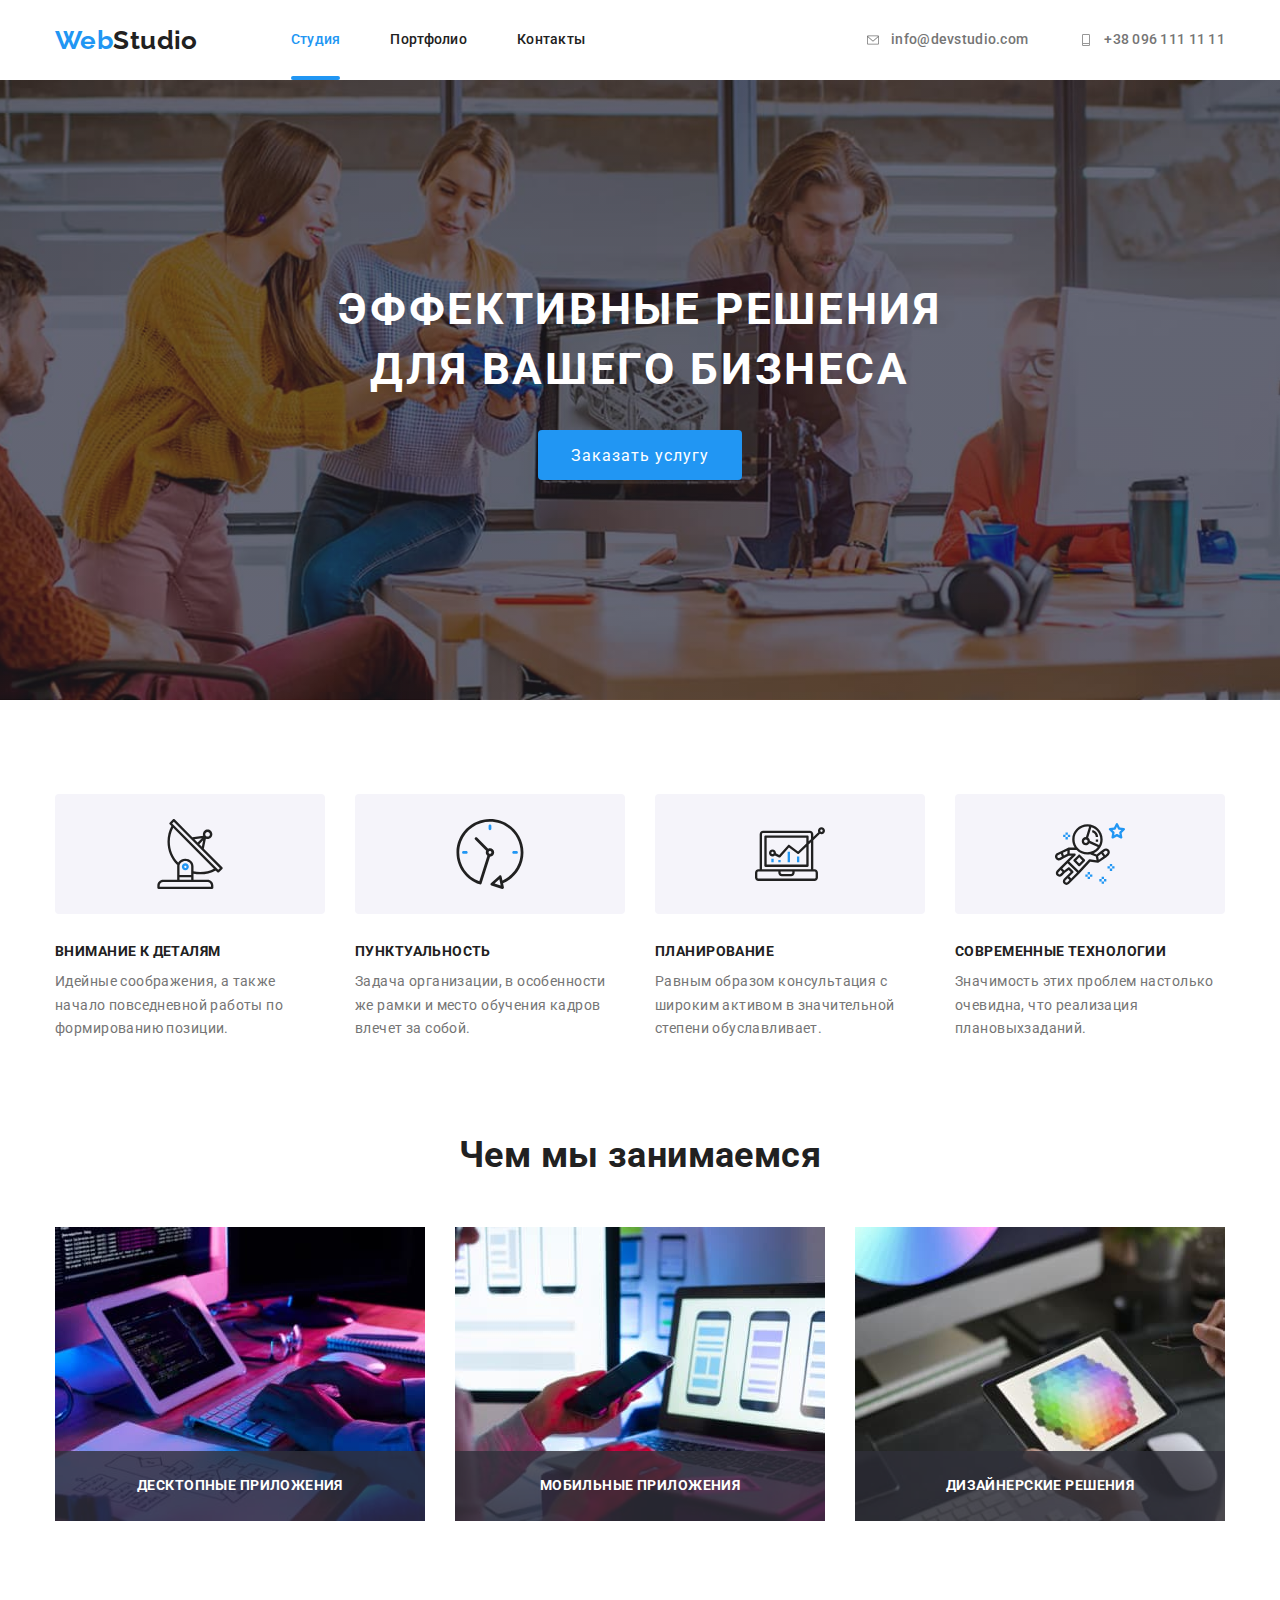
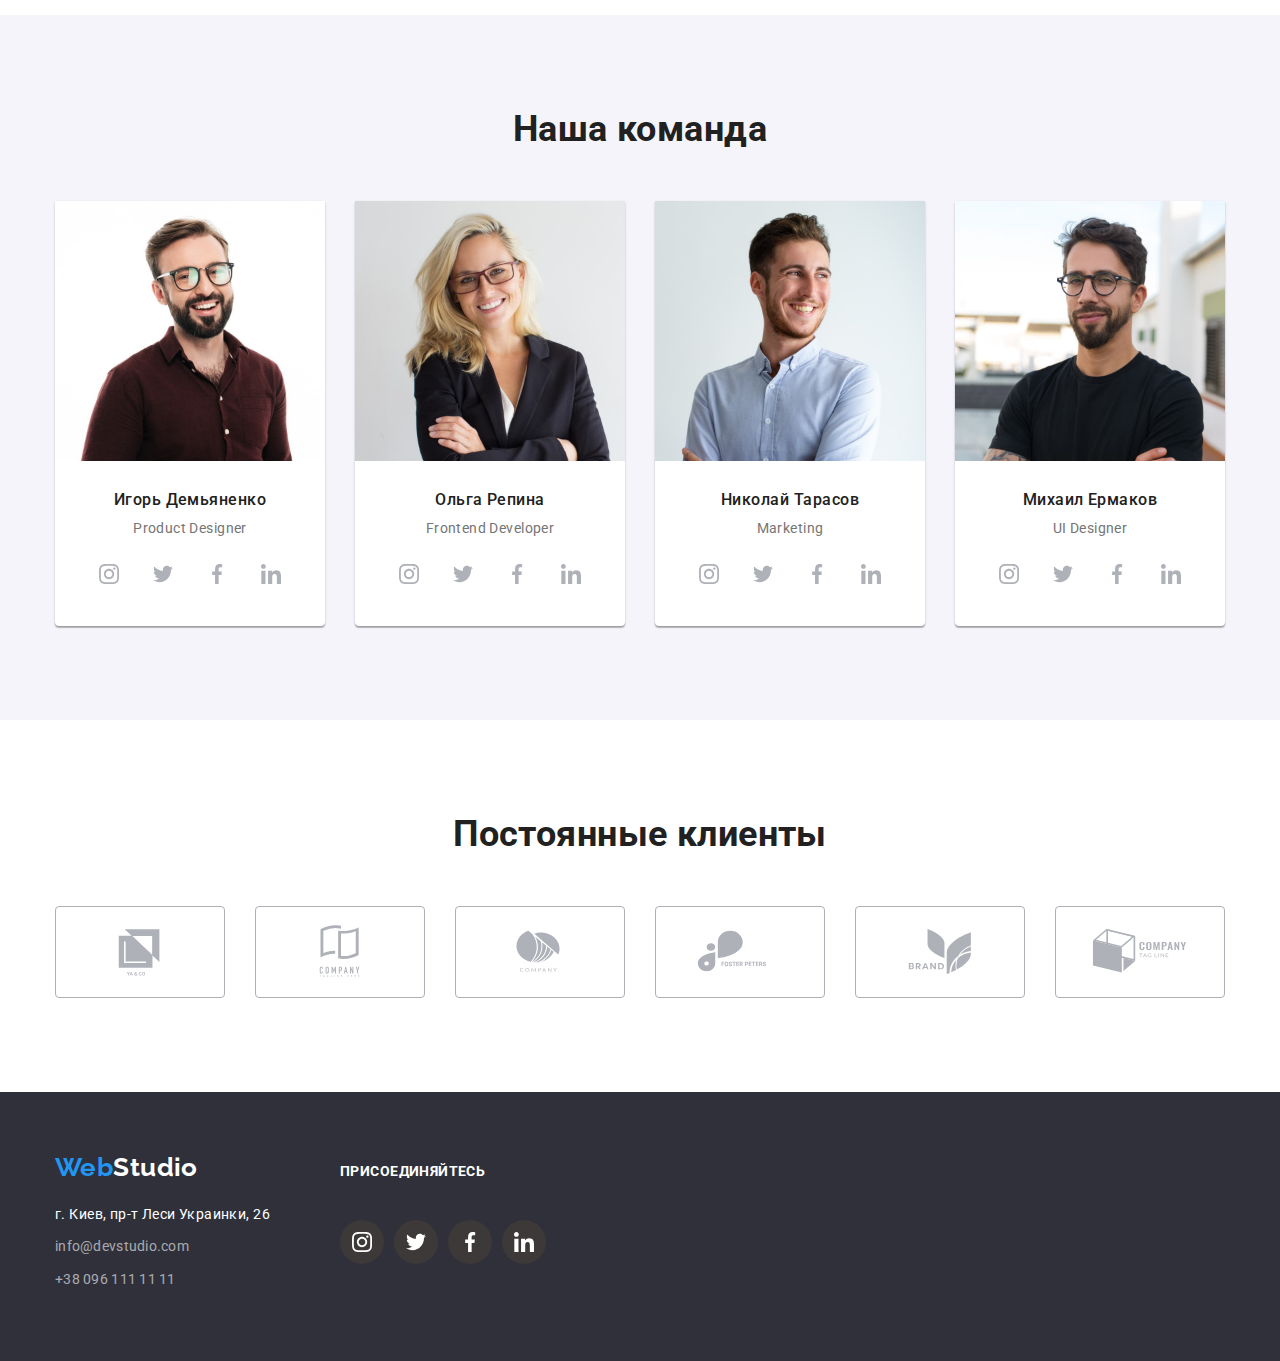
<file: index.html>
<!DOCTYPE html>
<html lang="ru">
<head>
    <meta charset="UTF-8">
    <meta http-equiv="X-UA-Compatible" content="IE=edge">
    <meta name="viewport" content="width=device-width, initial-scale=1.0">
    <title>WebStudio</title>
    <link href="https://fonts.googleapis.com/css2?family=Raleway:wght@700&family=Roboto:wght@400;500;700;900&display=swap" rel="stylesheet">
    <link rel="stylesheet" href="https://cdnjs.cloudflare.com/ajax/libs/modern-normalize/1.1.0/modern-normalize.min.css">
    <link rel="stylesheet" href="css/style.css">
</head>
<body>
    <header class="header">
        <div class="container">
        <nav class="header-nav main">
            <a class="logo link" href="./index.html">
                <span class="accent">Web</span>Studio</a>
    
            <ul class="nav-list list">
                <li class="header-item"><a class="nav-link link current" href="./index.html">Студия</a></li>
                <li class="header-item"><a class="nav-link link" href="./portfolio.html">Портфолио</a></li>
                <li class="header-item"><a class="nav-link link" href="">Контакты</a></li>
            </ul>
        </nav>
        
        <ul class="contacts-list list">
            <li class="header-item">
                <a class="contact-link link" href="mailto:info@devstudio.com">
                     <svg class="header-icon" width="16" height="12">
                        <use href="./images/icons.svg#icon-email-1"></use>
                    </svg>
                    info@devstudio.com</a></li>
            <li class="header-item">
                <a class="contact-link link" href="tel:+380961111111">
                     <svg class="header-icon" width="16" height="12">
                        <use href="./images/icons.svg#icon-mobile-2" ></use>
                    </svg>
                    +38 096 111 11 11</a></li>
        </ul>
        </div>

    
    </header>
    <main>

        <section class="section hero">
            <div class="container">
            <h1 class="hero-title">Эффективные решения для вашего бизнеса
            </h1>
            <button class="button" type="button" data-modal-open>Заказать услугу</button>
        </div>
        </section>

    <section class="section about">
        <div class="container">
        <h2 class="section-title visually-hidden">наши приоритеты</h2>

        <ul class="about-list list">
            <li class="about-item" >
                <div class="about-soc-list">
                    <svg class="about-soc-icon" width="70" height="70">
                        <use href="./images/icons.svg#icon-antenna-1"></use>
                    </svg>

                </div>
                
                
                <h3 class="about-subtitle">Внимание к деталям</h3>
                <p class="about-description">Идейные соображения, а также начало повседневной работы по формированию позиции.</p>
            </li>
            <li class="about-item">
                <div class="about-soc-list">
                    <svg class="about-soc-icon" width="70" height="70">
                        <use href="./images/icons.svg#icon-clock-2"></use>
                    </svg>

                </div>

                <h3 class="about-subtitle">Пунктуальность</h3>
                <p class="about-description">Задача организации, в особенности же рамки и место обучения кадров влечет за собой.</p>
            </li>
            <li class="about-item">
                <div class="about-soc-list">
                    <svg class="about-soc-icon" width="70" height="70">
                        <use href="./images/icons.svg#icon-diagram-3"></use>
                    </svg>

                </div>
                <h3 class="about-subtitle">Планирование</h3>
                <p class="about-description">Равным образом консультация с широким активом в значительной степени обуславливает.</p>
            </li>
            <li class="about-item">
                <div class="about-soc-list">
                    <svg class="about-soc-icon" width="70" height="70">
                        <use href="./images/icons.svg#icon-astronaut-4"></use>
                    </svg>

                </div>
                <h3 class="about-subtitle">Современные технологии</h3>
                <p class="about-description">Значимость этих проблем настолько очевидна, что реализация плановыхзаданий.</p>
            </li>
        </ul>
    </div>
    </section>
    <section class="section work">
        <div class="container">
        <h2 class="section-title">Чем мы занимаемся</h2>
        <ul class="work-list list">
            <div class="work-fon">
            <li class="work-item">
                <img src="./images/box1computer.jpg" alt="компьютер" width="370" />
                <p class="work-text">Десктопные приложения</p>
            </li>
       
            <li class="work-item">
                <img src="./images/box2phone.jpg" alt="телефон" width="370" />
                <p class="work-text">Мобильные приложения</p>
            </li>
            <li class="work-item">
                <img src="./images/box3planchet.jpg" alt="планшет" width="370" />
                <p class="work-text">Дизайнерские решения</p>
            </li>
        </div>
        </ul>
    </div>
    </section>
    <section class="section team">
        <div class="container">
        <h2 class="section-title">Наша команда</h2>
        <ul class="team-list list">
            <li class="team-item">
                <img src="./images/man1.jpg" alt="мужчина1" width="270" />
                <div class="thumb">
                <h3 class="team-subtitle">Игорь Демьяненко</h3>
                <p class="team- description">Product Designer</p>
                <ul class="team-soc-list list">
                    <li class="team-soc-item">
                        <a href="" class="team-soc-link">
                            <svg class="team-soc-icon" width="20" height="20">
                                <use href="./images/icons.svg#icon-instagram-1"></use>
                            </svg>
                        </a>
                    </li>
                    <li class="team-soc-item">
                        <a href="" class="team-soc-link">
                            <svg class="team-soc-icon" width="20" height="20">
                                <use href="./images/icons.svg#icon-twitter-2"></use>
                            </svg>
                        </a>
                    </li>
                    <li class="team-soc-item">
                        <a href="" class="team-soc-link">
                            <svg class="team-soc-icon" width="20" height="20">
                                <use href="./images/icons.svg#icon-facebook-3"></use>  
                            </svg>                           
                        </a>
                    </li>
                    <li class="team-soc-item">
                        <a href="" class="team-soc-link">
                            <svg class="team-soc-icon" width="20" height="20">
                                <use href="./images/icons.svg#icon-linkedin-4"></use>
                            </svg>
                        </a>
                    </li>
                </ul>
                </div>
            </li>
            <li class="team-item">
                <img src="./images/woman2.jpg" alt="женщина2" width="270" />
                <div class="thumb">
                <h3 class="team-subtitle">Ольга Репина</h3>
                <p class="team- description">Frontend Developer</p>
                <ul class="team-soc-list list">
                    <li class="team-soc-item">
                        <a href="" class="team-soc-link">
                            <svg class="team-soc-icon" width="20" height="20">
                                <use href="./images/icons.svg#icon-instagram-1"></use>
                            </svg>
                        </a>
                    </li>
                    <li class="team-soc-item">
                        <a href="" class="team-soc-link">
                            <svg class="team-soc-icon" width="20" height="20">
                                <use href="./images/icons.svg#icon-twitter-2"></use>
                            </svg>
                        </a>
                    </li>
                    <li class="team-soc-item">
                        <a href="" class="team-soc-link">
                            <svg class="team-soc-icon" width="20" height="20">
                                <use href="./images/icons.svg#icon-facebook-3"></use>  
                            </svg>                           
                        </a>
                    </li>
                    <li class="team-soc-item">
                        <a href="" class="team-soc-link">
                            <svg class="team-soc-icon" width="20" height="20">
                                <use href="./images/icons.svg#icon-linkedin-4"></use>
                            </svg>
                        </a>
                    </li>
                
                </ul>
            </div>
            </li>
            <li class="team-item">
                <img src="./images/man3.jpg" alt="мужчина3" width="270" />
                <div class="thumb">
                <h3 class="team-subtitle">Николай Тарасов</h3>
                <p class="team- description">Marketing</p>
                <ul class="team-soc-list list">
                    <li class="team-soc-item">
                        <a href="" class="team-soc-link">
                            <svg class="team-soc-icon" width="20" height="20">
                                <use href="./images/icons.svg#icon-instagram-1"></use>
                            </svg>
                        </a>
                    </li>
                    <li class="team-soc-item">
                        <a href="" class="team-soc-link">
                            <svg class="team-soc-icon" width="20" height="20">
                                <use href="./images/icons.svg#icon-twitter-2"></use>
                            </svg>
                        </a>
                    </li>
                    <li class="team-soc-item">
                        <a href="" class="team-soc-link">
                            <svg class="team-soc-icon" width="20" height="20">
                                <use href="./images/icons.svg#icon-facebook-3"></use>  
                            </svg>                           
                        </a>
                    </li>
                    <li class="team-soc-item">
                        <a href="" class="team-soc-link">
                            <svg class="team-soc-icon" width="20" height="20">
                                <use href="./images/icons.svg#icon-linkedin-4"></use>
                            </svg>
                        </a>
                    </li>
                </ul>
            </div>
            </li>
            <li class="team-item">
                <img src="./images/man4.jpg" alt="мужчина4" width="270" />
                <div class="thumb">
                <h3 class="team-subtitle">Михаил Ермаков</h3>
                <p class="team- description">UI Designer</p>
                <ul class="team-soc-list list">
                    <li class="team-soc-item">
                        <a href="" class="team-soc-link">
                            <svg class="team-soc-icon" width="20" height="20">
                                <use href="./images/icons.svg#icon-instagram-1"></use>
                            </svg>
                        </a>
                    </li>
                    <li class="team-soc-item">
                        <a href="" class="team-soc-link">
                            <svg class="team-soc-icon" width="20" height="20">
                                <use href="./images/icons.svg#icon-twitter-2"></use>
                            </svg>
                        </a>
                    </li>
                    <li class="team-soc-item">
                        <a href="" class="team-soc-link">
                            <svg class="team-soc-icon" width="20" height="20">
                                <use href="./images/icons.svg#icon-facebook-3"></use>  
                            </svg>                           
                        </a>
                    </li>
                    <li class="team-soc-item">
                        <a href="" class="team-soc-link">
                            <svg class="team-soc-icon" width="20" height="20">
                                <use href="./images/icons.svg#icon-linkedin-4"></use>
                            </svg>
                        </a>
                    </li>
                </ul>
            </div>
            </li>
        </ul>
    </div>
    </section>
    <section class="section customers">
        <div class="container">
         <h2 class="section-title">Постоянные клиенты</h2>
         <ul class="customers-list list">
             <li class="customers-list-item">
                 <a href="" class="customers-list-link">
                     <svg class="customers-list-icon" width="106" height="60">
                    <use href="./images/icons.svg#icon-group-1"></use> 
                    </svg> 
               </a>
             </li>
             <li class="customers-list-item">
                <a href="" class="customers-list-link">
                    <svg class="customers-list-icon" width="106" height="60">
                        <use href="./images/icons.svg#icon-group-2"></use> 
                        </svg> 
                   </a>
             </li>
             <li class="customers-list-item">
                <a href="" class="customers-list-link">
                    <svg class="customers-list-icon" width="106" height="60">
                        <use href="./images/icons.svg#icon-group-3"></use> 
                        </svg> 
                </a>
             </li>
             <li class="customers-list-item">
                <a href="" class="customers-list-link">
                    <svg class="customers-list-icon" width="106" height="60">
                        <use href="./images/icons.svg#icon-group-4"></use> 
                        </svg> 
                </a>
             </li>
             <li class="customers-list-item">
                <a href="" class="customers-list-link">
                    <svg class="customers-list-icon" width="106" height="60">
                        <use href="./images/icons.svg#icon-group-5"></use> 
                        </svg> 
                   </a>
             </li>
             <li class="customers-list-item">
                <a href="" class="customers-list-link">
                    <svg class="customers-list-icon" width="106" height="60">
                        <use href="./images/icons.svg#icon-group-6"></use> 
                        </svg> 
                </a>
             </li>
         </ul>
        </div>

    </section>
</main>
    <footer class="footer">
    
        <div class="footer-container">
            <div class="footer-flex">
        <a class="logo link" href="/">
            <span class="accent">Web</span>Studio</a>
        <ul class="footer-list list">
            <li class="adress-item">
                <a class="adress-link link" href="https://goo.gl/maps/D3uRbkzvZpGUqhTm6" target="_blank" rel="noopener noreferrer">г. Киев, пр-т Леси Украинки, 26</a>
            </li>
            <li class="adress-item">
                <a class="contact-link link list" href="mailto:info@devstudio.com">info@devstudio.com</a>
            </li>
            <li class="adress-item">
                <a class="contact-link link list" href="tel:+380961111111">+38 096 111 11 11</a>
            </li>
        </ul>
    </div>
    <div class="footer-soc">
        <h2 class="footer-title">присоединяйтесь</h2>
        <ul class="footer-soc-list list">
            <li class="footer-soc-item">
                <a href="" class="footer-soc-link">
                    <svg class="footer-soc-icon" width="20" height="20">
                        <use href="./images/icons.svg#icon-instagram-1"></use> 
                        </svg>
                    </a> 
            </li>
            <li class="footer-soc-item">
                <a href="" class="footer-soc-link">
                    <svg class="footer-soc-icon" width="20" height="20">
                        <use href="./images/icons.svg#icon-twitter-2"></use> 
                        </svg>
                    </a>
            </li>
            <li class="footer-soc-item">
                <a href="" class="footer-soc-link">
                    <svg class="footer-soc-icon" width="20" height="20">
                        <use href="./images/icons.svg#icon-facebook-3"></use> 
                        </svg>
                    </a>
            </li>
            <li class="footer-soc-item">
                <a href="" class="footer-soc-link">
                    <svg class="footer-soc-icon" width="20" height="20">
                        <use href="./images/icons.svg#icon-linkedin-4"></use> 
                        </svg>
                    </a>
            </li>
        </ul>
    
    </div>
</div>
    </footer>

<div class="backdrop is-hidden" data-modal>
    <div class="modal">
        <button type="button" class="modal-button-icon" data-modal-close>
            <svg class="icon-butt" width="11" height="11">
                <use href="./images/icons.svg#icon-vector"></use>
            </svg>
        </button>

    </div>
</div>
<script src="./js/modal.js"></script>

</body>
</html>
</file>
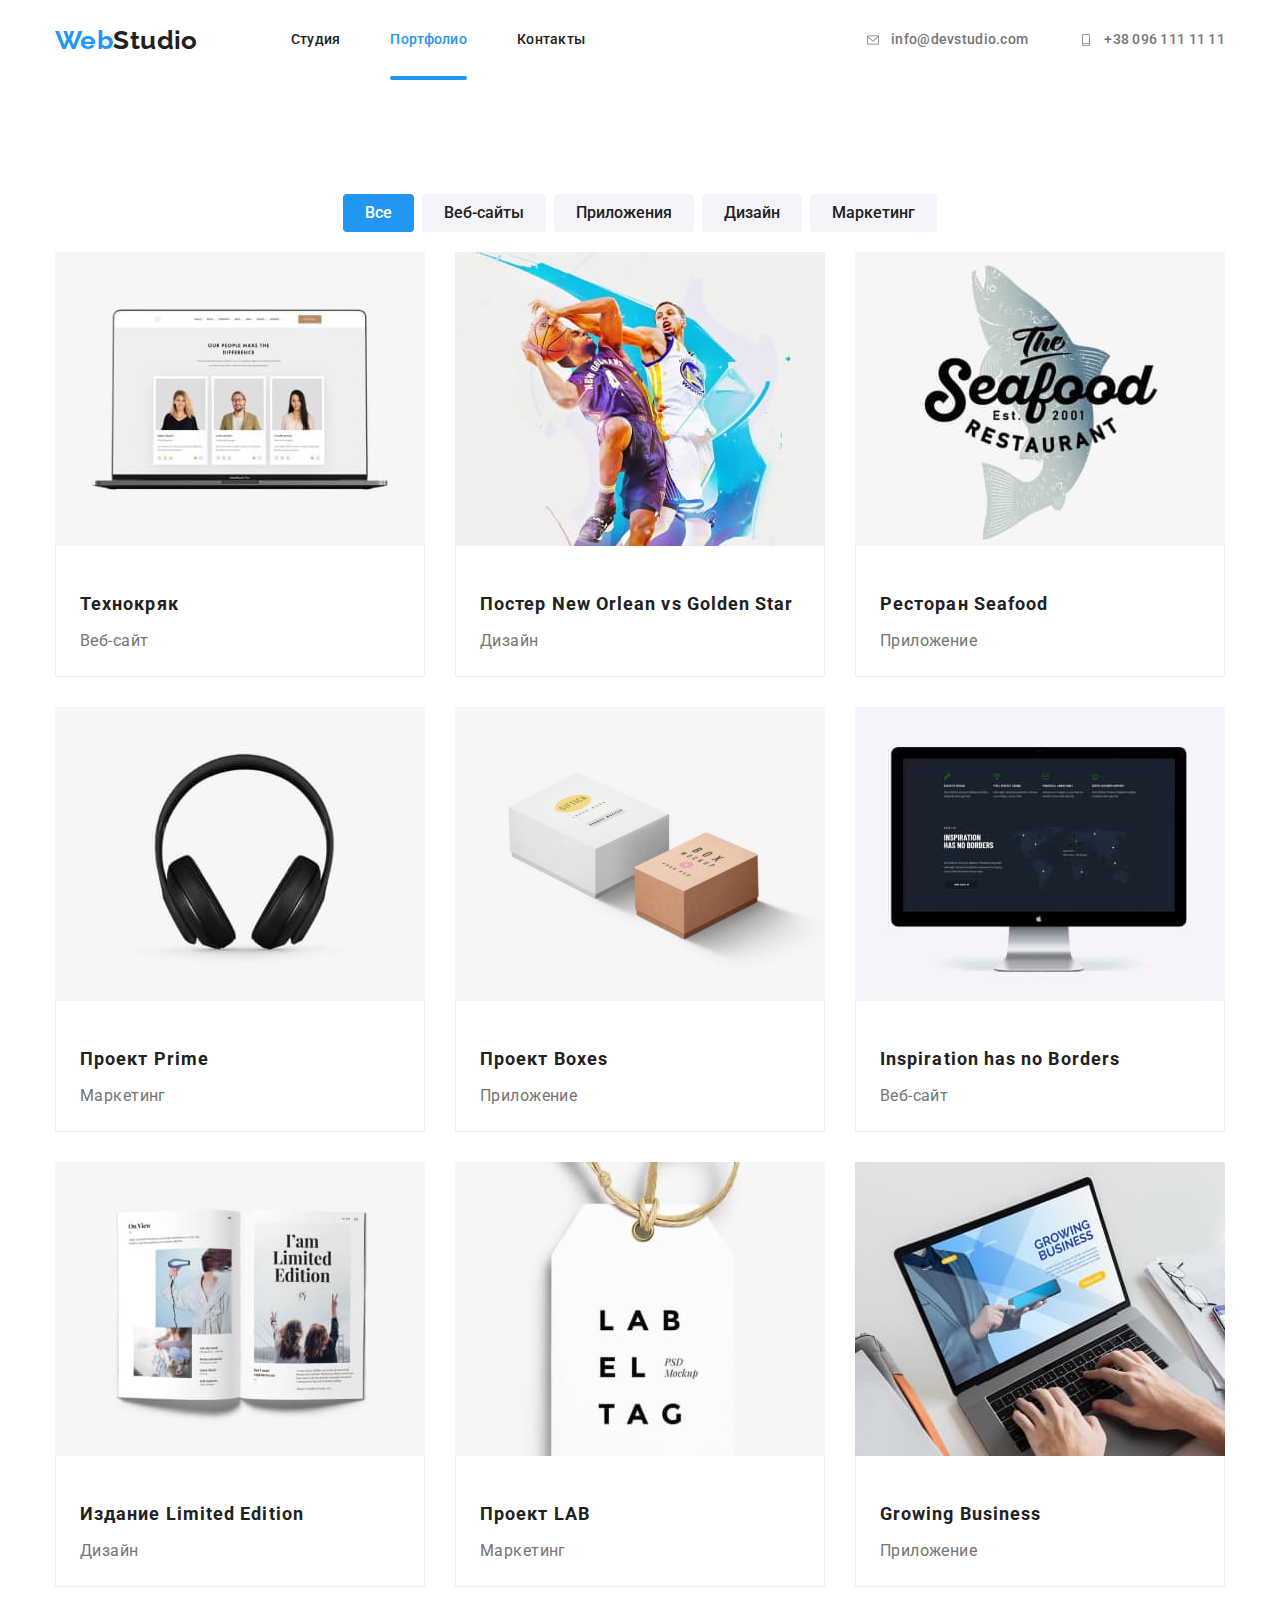
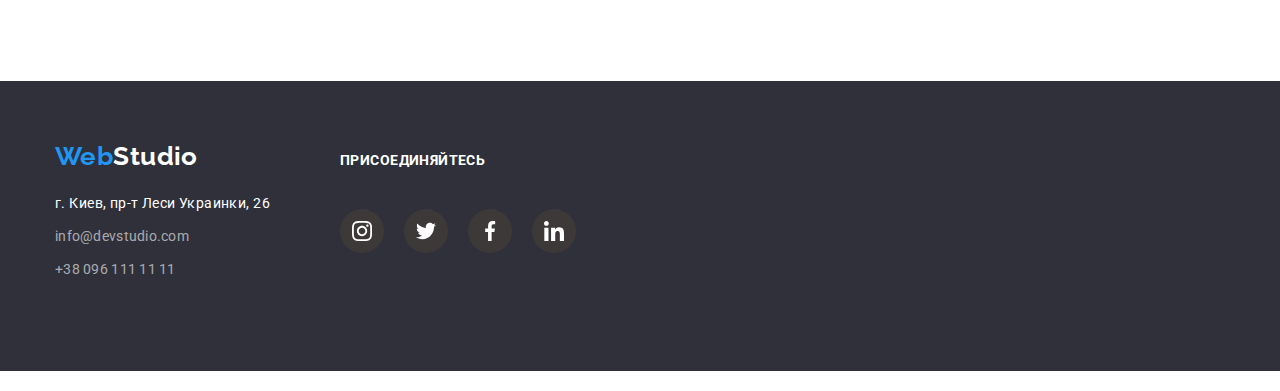
<file: portfolio.html>
<!DOCTYPE html>
<html lang="en">
<head>
    <meta charset="UTF-8">
    <meta http-equiv="X-UA-Compatible" content="IE=edge">
    <meta name="viewport" content="width=device-width, initial-scale=1.0">
    <title>portfolio</title>
    <link href="https://fonts.googleapis.com/css2?family=Raleway:wght@700&family=Roboto:wght@400;500;700;900&display=swap" rel="stylesheet">
    <link rel="stylesheet" href="https://cdnjs.cloudflare.com/ajax/libs/modern-normalize/1.1.0/modern-normalize.min.css">
    <link rel="stylesheet" href="css/style.css">
</head>
<body>
    <header class="header">
        <div class="container">
        <nav class="header-nav main">
            <a class="logo link" href="./index.html">
                <span class="accent">Web</span>Studio</a>
    
            <ul class="nav-list list">
                <li class="header-item"><a class="nav-link link" href="./index.html">Студия</a></li>
                <li class="header-item"><a class="nav-link link current" href="./portfolio.html">Портфолио</a></li>
                <li class="header-item"><a class="nav-link link" href="">Контакты</a></li>
            </ul>
        </nav>

       
        <ul class="contacts-list list">
            <li class="header-item">
                <a class="contact-link link" href="mailto:info@devstudio.com">
                     <svg class="header-icon" width="16" height="12">
                        <use href="./images/icons.svg#icon-email-1"></use>
                    </svg>
                    info@devstudio.com</a></li>
            <li class="header-item">
                <a class="contact-link link" href="tel:+380961111111">
                     <svg class="header-icon" width="16" height="12">
                        <use href="./images/icons.svg#icon-mobile-2" ></use>
                    </svg>
                    +38 096 111 11 11</a></li>
        </ul>
        </div> 
        
        </header>
        <main>
            <section class="section portfolio">
                <div class="container"> 
                <h1 class="visually-hidden">Портфолио</h1>
                <ul class="btn-list list">
                    <li class="portfolio-item"><button class="portfolio-btn current" type="button">Все</button></li>
                    <li class="portfolio-item"><button class="portfolio-btn" type="button">Веб-сайты</button></li>
                    <li class="portfolio-item"><button class="portfolio-btn" type="button">Приложения</button></li>
                    <li class="portfolio-item"><button class="portfolio-btn" type="button">Дизайн</button></li>
                    <li class="portfolio-item"><button class="portfolio-btn" type="button">Маркетинг</button></li>
                </ul>
                <ul class="card-list list">
                    <li class="card-item">
                        <a class="link" href="">
                            <div class="card-top">
                        <img src="./images/portfolio/portfolio-1.jpg" alt="Веб-сайт" width="370" /></a>
                        <p class="card-top-text">
                            Ресурс предлагает комплексные предложения с разным уровнем 
                            функционала и сервисов. 
                            Все это позволит посетителю получить исчерпывающие сведения <br />о компании или частном лице.
                        </p>
                    </div> 
                        <div class="thumbs">
                        <h2 class="card-title">Технокряк</h2>
                        <p class="card-desc">Веб-сайт</p>  
                    </div>    
                                    
                    </li>
                    <li class="card-item">
                        <div class="card-top">
                        <a class="link" href="">
                        <img src="./images/portfolio/portfolio-2.jpg" alt="Дизайн" width="370" /></a>
                        <p class="card-top-text">
                            Ресурс предлагает комплексные предложения с разным уровнем 
                            функционала и сервисов. 
                            Все это позволит посетителю получить исчерпывающие сведения <br />о компании или частном лице.
                        </p>
                    </div> 
                        <div class="thumbs">
                        <h2 class="card-title">Постер New Orlean vs Golden Star</h2>
                        <p class="card-desc">Дизайн</p>  
                    </div>

                    </li>
                    <li class="card-item">
                        <div class="card-top">
                        <a class="link" href="">
                        <img src="./images/portfolio/portfolio-3.jpg" alt="Приложение" width="370" /></a>
                        <p class="card-top-text">
                            Ресурс предлагает комплексные предложения с разным уровнем 
                            функционала и сервисов. 
                            Все это позволит посетителю получить исчерпывающие сведения <br />о компании или частном лице.
                        </p>
                    </div> 
                        <div class="thumbs">
                        <h2 class="card-title">Ресторан Seafood</h2>
                        <p class="card-desc">Приложение</p>  
                    </div>
                    </li>
                    <li class="card-item">
                        <div class="card-top">
                        <a class="link" href="">
                        <img src="./images/portfolio/portfolio-4.jpg" alt="Маркетинг" width="370" /></a>
                        <p class="card-top-text">
                            Ресурс предлагает комплексные предложения с разным уровнем 
                            функционала и сервисов. 
                            Все это позволит посетителю получить исчерпывающие сведения <br />о компании или частном лице.
                        </p>
                    </div> 
                        <div class="thumbs">
                        <h2 class="card-title">Проект Prime</h2>
                        <p class="card-desc">Маркетинг</p>  
                    </div>
                    </li>
                    <li class="card-item">
                        <div class="card-top">
                        <a class="link" href="">
                        <img src="./images/portfolio/portfolio-5.jpg" alt="Приложение" width="370" /></a>
                        <p class="card-top-text">
                            Ресурс предлагает комплексные предложения с разным уровнем 
                            функционала и сервисов. 
                            Все это позволит посетителю получить исчерпывающие сведения <br />о компании или частном лице.
                        </p>
                    </div> 
                        <div class="thumbs">
                        <h2 class="card-title">Проект Boxes</h2>
                        <p class="card-desc">Приложение</p>  
                    </div>
                    </li>
                    <li class="card-item">
                        <div class="card-top">
                        <a class="link" href="">
                        <img src="./images/portfolio/portfolio-6.jpg" alt="Веб-сайт" width="370" /></a>
                        <p class="card-top-text">
                            Ресурс предлагает комплексные предложения с разным уровнем 
                            функционала и сервисов. 
                            Все это позволит посетителю получить исчерпывающие сведения <br />о компании или частном лице.
                        </p>
                    </div> 
                        <div class="thumbs">
                        <h2 class="card-title">Inspiration has no Borders</h2>
                        <p class="card-desc">Веб-сайт</p>  
                    </div>
                    </li>
                    <li class="card-item">
                        <div class="card-top">
                        <a class="link" href="">
                        <img src="./images/portfolio/portfolio-7.jpg" alt="Дизайн" width="370" /></a>
                        <p class="card-top-text">
                            Ресурс предлагает комплексные предложения с разным уровнем 
                            функционала и сервисов. 
                            Все это позволит посетителю получить исчерпывающие сведения <br />о компании или частном лице.
                        </p>
                    </div> 
                        <div class="thumbs">
                        <h2 class="card-title">Издание Limited Edition</h2>
                        <p class="card-desc">Дизайн</p>  
                    </div>
                    </li>
                    <li class="card-item">
                        <div class="card-top">
                        <a class="link" href="">
                        <img src="./images/portfolio/portfolio-8.jpg" alt="Маркетинг" width="370" /></a>
                        <p class="card-top-text">
                            Ресурс предлагает комплексные предложения с разным уровнем 
                            функционала и сервисов. 
                            Все это позволит посетителю получить исчерпывающие сведения <br />о компании или частном лице.
                        </p>
                    </div> 
                        <div class="thumbs">
                        <h2 class="card-title">Проект LAB</h2>
                        <p class="card-desc">Маркетинг</p>  
                    </div>    
                    </li>
                    <li class="card-item">
                        <div class="card-top">
                        <a class="link" href="">
                        <img src="./images/portfolio/portfolio-9.jpg" alt="Приложение" width="370" /></a>
                        <p class="card-top-text">
                            Ресурс предлагает комплексные предложения с разным уровнем 
                            функционала и сервисов. 
                            Все это позволит посетителю получить исчерпывающие сведения <br />о компании или частном лице.
                        </p>
                    </div> 
                        <div class="thumbs">
                        <h2 class="card-title">Growing Business</h2>
                        <p class="card-desc">Приложение</p>  
                    </div>
                    </li>
                </ul>
                </div>
            </section>
        </main>
        <footer class="footer">
    
            <div class="footer-container">
                <div class="footer-flex">
            <a class="logo link" href="/">
                <span class="accent">Web</span>Studio</a>
            <ul class="footer-list list">
                <li class="adress-item">
                    <a class="adress-link link" href="https://goo.gl/maps/D3uRbkzvZpGUqhTm6" target="_blank" rel="noopener noreferrer">г. Киев, пр-т Леси Украинки, 26</a>
                </li>
                <li class="adress-item">
                    <a class="contact-link link list" href="mailto:info@devstudio.com">info@devstudio.com</a>
                </li>
                <li class="adress-item">
                    <a class="contact-link link list" href="tel:+380961111111">+38 096 111 11 11</a>
                </li>
            </ul>
        </div>
        <div class="footer-soc">
            <h2 class="footer-title">присоединяйтесь</h2>
            <ul class="footer-soc-list list">
                <li class="footer-soc-item">
                    <a href="" class="footer-soc-link">
                        <svg class="footer-soc-icon" width="20" height="20">
                            <use href="./images/icons.svg#icon-instagram-1"></use> 
                            </svg> 
                </li>
                <li class="footer-soc-item">
                    <a href="" class="footer-soc-link">
                        <svg class="footer-soc-icon" width="20" height="20">
                            <use href="./images/icons.svg#icon-twitter-2"></use> 
                            </svg>
                </li>
                <li class="footer-soc-item">
                    <a href="" class="footer-soc-link">
                        <svg class="footer-soc-icon" width="20" height="20">
                            <use href="./images/icons.svg#icon-facebook-3"></use> 
                            </svg>
                </li>
                <li class="footer-soc-item">
                    <a href="" class="footer-soc-link">
                        <svg class="footer-soc-icon" width="20" height="20">
                            <use href="./images/icons.svg#icon-linkedin-4"></use> 
                            </svg>
                </li>
            </ul>
        
        </div>
    </div>
        </footer>
</body>

</html>
</file>
<file: css/style.css>
:root {
    --primary-text-color: #757575;
    --secondary-text-color: #212121;
    --primary-white-color: #ffffff;
    --accent-color: #2196F3;
    --secondary-font-family: "Raleway", sans-serif;
    --primary-font-family: "Roboto", sans-serif;

}

html {
    box-sizing: border-box;
}

*,
*::before,
*::after {
    box-sizing: inherit;
}

body {
 font-family: var(--primary-font-family);
 color: var(--primary-text-color);
 background-color: var(--primay-white-color);
 font-size: 14px;
 letter-spacing: 0.03em;
}

.link  { 
    list-style: none;
    padding-left: 0;
    margin: 0;
    text-decoration: none;
}

.list { 
    list-style: none;
    padding-left: 0;
    margin: 0;
    padding: 0px;
}

.section {
    padding: 94px 0;
}

.container {
    margin-left: auto;
    margin-right: auto;
    padding-left: 15px;
    padding-right: 15px;
    width: 1200px;
    
}

h1, h2, h3, h4, h5, h6, p { 
    margin-top: 0;
    margin-bottom: 0px;
}

.img { 
    display: block;
    max-width: 100%;
    height: auto;
}

.adress { 
    font-style: normal;
}

.visually-hidden {
    position: absolute;
    width: 1px;
    height: 1px;
    margin: -1px;
    border: 0;
    padding: 0;
    
    white-space: nowrap;
    clip-path: inset(100%);
    clip: rect(0 0 0 0);
    overflow: hidden;
  }

.hero-title {
font-size: 36px;
line-height: 1.16;
text-align: center;
color: var(--secondary-text-color);

}

.section-title {
font-size: 36px;
line-height: 1.16;
text-align: center;
color: var(--secondary-text-color);

}

/* logo webstudio */
.logo {
font-family: var(--secondary-font-family);    
font-size: 26px;
line-height: 1.19;
color: var(--secondary-text-color);
font-weight: 700;
}

.logo.link {
    margin-right: 93px;
    
}

.accent { 
    color: var(--accent-color);
}

/* ссылки студия,портфолио,контакты,*/

.nav-link,
.contact-link {
padding-top: 32px;
padding-bottom: 32px;
display: block;

font-weight: 500;
line-height: 1.14;
letter-spacing: 0.02em;
color: var(--secondary-text-color);

transition-property: color;
transition-duration: 250ms;
transition-timing-function: cubic-bezier(0.4, 0, 0.2, 1);
}

.nav-link:hover,
.nav-link:focus,
.contact-link:hover,
.contact-link:focus,
.current {
color: var(--accent-color);
}

.nav-link.current {
    position: relative;
}

.nav-link.current::after {
    position: absolute;
    content: "";
    width: 100%;
    height: 4px;
    background: var(--accent-color);
    border-radius: 2px;
    display: block;
    bottom: 0px;
}



.header-item:not(:last-child) {
    margin-right: 50px;
}

.header-nav.main {
    display: flex;
    align-items: center;
}

.nav-list,
.contacts-list {
    display: flex;
align-items: center;
}

.contacts-list {
    margin-left: auto;
}

.header .container {
    display: flex;
    align-items: center;

}



/* емейл,телефон */

.contact-link {
color: var(--primary-text-color);
display: flex;
align-items: center;
}



.header-item .list {
    padding: 0px;
    margin-left: 0px;
}

.header-icon {
    fill: currentColor;
    margin-right: 10px;
}



/* button hero*/

.button {
    display: inline-block;
    border-radius: 4px;
    padding: 10px 32px;
    min-width: 200px;
    height: 50px;
    border: 1px solid transparent;
    align-items: center;
    margin-bottom: 20px;
    background: var(--accent-color);
    color: var(--primary-white-color);
    cursor: pointer;
    letter-spacing: 0.06em;
    font-size: 16px;
    line-height: 1.88;
}

/* HERO */

.hero {
    background: #2F303A;
    text-align: center;
    padding: 200px 0px;
    background-image: linear-gradient(rgba(47, 48, 58, 0.4),rgba(47, 48, 58, 0.4)), url(../images/people1.jpg);
    background-repeat: no-repeat;
    background-position: center;
    background-size: cover;
    max-width: 1600px;
    margin: 0 auto;
}



.hero-title {
margin-top: 0px;
margin-bottom: 30px;
text-transform: uppercase;

max-width: 650px;
margin-left: auto;
margin-right: auto;
font-size: 44px;
line-height: 1.36;
letter-spacing: 0.06em;
color: #ffffff;
}

/* секция  about */


.about-subtitle {
    margin-bottom: 10px;
margin-top: 0px;

font-size: 14px;
line-height: 1.14;
color: var(--secondary-text-color);
font-weight: 700;
text-transform: uppercase;
}

.about-list {
    
    margin-top: 0px;
    margin-bottom: 0px;
    display: flex;
    align-items: center;
    justify-content: space-between;
}

.about-description {
   line-height: 1.71;
}

.about-item {
   width: 270px;
 
}

.about-soc-list {
    width: 100%;
    height: 120px;
    background-color: #F5F4FA;
    border-radius: 4px;
    margin-bottom: 30px;
    display: flex;
    align-items: center;
    justify-content: center;

}


/* work */

.work {
  padding-top: 0px;
  }

.section-title {

    margin-bottom: 50px;
    
}

.work-list {
    align-items: center;
    justify-content: space-between;


}  
/*-------- */
.work-fon {
    display: flex;
    align-items: center;
    justify-content: space-between;
}

.work-item {
position: relative;
font-weight: 700;
font-size: 14px;
line-height: 1.14;
text-transform: uppercase;
color: #FFFFFF;
}

.work-text {
    position: absolute;
    bottom: 0;
    width: 370px;
    height: 70px;
    display: flex;
    align-items: center;
    justify-content: center;
    
    background: rgba(47, 48, 58, 0.8);
}
/* ------ */


/* секция наша команда */

.team {
    margin-top: 0px;
    margin-bottom: 0px;

    background: #F5F4FA;
}

.team-section {
    margin-top: 0px;
    margin-bottom: 50px;
}

.team-subtitle {
font-size: 16px;
line-height: 1.18;
letter-spacing: 0.03em;
font-weight: 500;
margin-bottom: 10px;


color: var(--secondary-text-color)
}


.team-list {
    display: flex;
    align-items: center;
    justify-content: space-between;
    
}

.team-item {
    background-color: var(--primary-white-color);
    box-shadow: 0px 1px 3px rgba(0, 0, 0, 0.12), 0px 1px 1px rgba(0, 0, 0, 0.14), 0px 2px 1px rgba(0, 0, 0, 0.2);
    border-radius: 0px 0px 4px 4px;
}

.thumb{
    padding: 30px 32px;
    text-align: center;
}

.team-soc-list {
    display: flex;
    justify-content: center;

}

.team-soc-item {
    width: 44px;
    height: 44px;
    margin-top: 16px;
    
}

.team-soc-item + .team-soc-item {
    margin-left: 10px;

}

.team-soc-link {
    width: 100%;
    height: 100%;
    background-color:FFFFFF;
    display: flex;
    align-items: center;
    justify-content: center;
    border-radius: 50%;

    transition-property: background-color;
    transition-duration: 250ms;
    transition-timing-function: cubic-bezier(0.4, 0, 0.2, 1);
    
}

.team-soc-icon {
    fill: #AFB1B8;
}

.team-soc-link:hover {
background-color: var(--accent-color);

}

.team-soc-link:hover .team-soc-icon {
fill: #F5F4FA;
}

/* customers */

.customers {
    margin-top: 0px;
    margin-bottom: 0px;

    background-color: var(--primary-white-color)

   
}

.customers-list-item {
    width: 170px;
    height: 92px;

     
}


.customers-list-item + .customers-list-item{
margin-left: 30px;

}

.customers-list-link {
width: 100%;
height: 100%;
background-color: #FFFFFF;;
display: flex;
align-items: center;
justify-content: center;
border: 1px solid #AFB1B8;
border-radius: 4px;

}

.customers-list-item:hover {
    color: var(--accent-color);
    border: 1px solid var(--accent-color);
    border-radius: 4px;
}

.customers-list-item:hover .customers-list-icon {
    fill: var(--accent-color);
}

.customers-list-icon {
    fill:  #AFB1B8;

    transition-property: fill;
    transition-duration: 250ms;
    transition-timing-function: cubic-bezier(0.4, 0, 0.2, 1);
}


.customers-list{
    display: flex;
    align-items: center;
    justify-content: space-between;

}

/* footer */

.footer {
background: #2F303A;


}

.footer-container {
    margin: auto;
    width: 1200px;
    padding: 60px 15px;
}

.adress-item {
    margin-bottom: 9px;
}

.footer .logo {
color: var(--primary-white-color);
margin-right: 0px;
margin-bottom: 20px;
display: block;

}

.adress-link {
font-size: 14px;
line-height: 1.71;
color: var(--primary-white-color);
}



.footer-item:not(:last-child){
    margin-bottom: 10px;
}



.footer .contact-link {
color:rgba(255, 255, 255, 0.6);
font-weight: 400;
line-height: 1.71;
padding: 0px;
}


.nav-link:hover,
.nav-link:focus,
.contact-link:hover,
.contact-link:focus,
.current {
    color: var(--accent-color);
}


.footer-container {
    display: flex;
    flex-direction: row;
    align-items: baseline;
    

}

.footer-soc {
    margin-left: 70px;
}

.footer-title {
    color: #ffffff;
    margin-bottom: 20px;
    justify-content:center;
    font-family: 'Roboto';
    font-style: normal;
    font-weight: 700;
    font-size: 14px;
    line-height: 1.14;
    letter-spacing: 0.03em;
    text-transform: uppercase;

}

.footer-soc-list {
    display: flex;
    justify-content: center;
    align-items: center;
    margin-top: 20px;
}

.footer-soc-item {
    width: 44px;
    height: 44px;
    margin-top: 20px;
    border-radius: 50%;
    background-color:#3d3939;
    display: flex;
    justify-content: center;
    align-items: center;
    padding: 20px;

    transition-property: background-color;
    transition-duration: 250ms;
    transition-timing-function: cubic-bezier(0.4, 0, 0.2, 1);
}

.footer-soc-item + .footer-soc-item {
    margin-left: 10px;

}

.footer-soc-link {
    width: 20px;
    height: 20px;
    fill: #FFFFFF;
    display: flex;
    justify-content: center;
    align-items: center;
    
}


.footer-soc-item:hover {
    background-color: var(--accent-color);
}

.footer-soc-item:hover .footer-soc-icon {
    fill: #F5F4FA;
    }
    

/* ПОРТФОЛИО */

.portfolio-btn {

font-family: 'Roboto';
font-weight: 500;
font-size: 16px;
line-height: 1.62;


background-color: #F5F4FA;
border-radius: 4px;

color: var(--secondary-text-color);
cursor: pointer;
border: none;
padding: 6px 22px;

transition-property: background-color, color;
transition-duration: 250ms;
transition-timing-function: cubic-bezier(0.4, 0, 0.2, 1);

}

.portfolio-btn:hover,
.portfolio-btn:focus {
    background-color: var(--accent-color);
    color: var(--primary-white-color);
    box-shadow: 0px 1px 3px rgba(0, 0, 0, 0.12), 0px 1px 1px rgba(0, 0, 0, 0.14), 0px 2px 1px rgba(0, 0, 0, 0.2);
}

.portfolio-btn.current {
    background-color: var(--accent-color);
    color: var(--primary-white-color);
}

.portfolio-item:not(:last-child){
    margin-right: 8px;
}



.btn-list {
    display: flex;
    justify-content: center;
    padding: 20px;
    
}

img{
    display: block;
    
}

.card-list {
    display: flex;
    flex-wrap: wrap;
    margin-right: -30px;
    margin-bottom: -30px;
    }

.card-item {
    margin-right: 30px;
    margin-bottom: 30px;
    width: 370px;
    width: calc((100% - 90px) / 3);
    background-color: #ffffff;

    transition-property:  box-shadow;
    transition-duration: 250ms;
    transition-timing-function: cubic-bezier(0.4, 0, 0.2, 1);
    
    }

.card-item:hover {
  box-shadow: 0px 1px 1px rgba(0, 0, 0, 0.12), 0px 4px 4px rgba(0, 0, 0, 0.06), 1px 4px 6px rgba(0, 0, 0, 0.16);
  cursor: pointer;
    }

    /* анимация карточек */

    .card-top {
       position: relative;
       overflow: hidden;
       
    }

    .card-top:hover {
        box-shadow: 0px 1px 1px rgba(0, 0, 0, 0.12), 0px 4px 4px rgba(0, 0, 0, 0.06), 1px 4px 6px rgba(0, 0, 0, 0.16);
    }

.card-top-text {
    position: absolute;
width: 100%;
height: 100%;
top: 0;
left: 0;
font-size: 18px;
line-height: 1.56;
color: var(--primary-white-color);
padding: 63px 24px;
background: rgba(33, 150, 243, 0.9);
transform: translateY(100%);
transition: 250ms;

}

.card-item:hover .card-top-text {
    transform: translate(0);
}

    /* -------- */

    .thumbs {
    padding: 20px 24px;
    text-align: left;
    width: 370px;
    border-left:  1px solid #EEEEEE;
    border-right: 1px solid #EEEEEE; 
    border-bottom:  1px solid #EEEEEE;
    }

.card-title {
    margin-top: 20px;
    margin-bottom: 0px;
    padding: 0px;
    

    font-size: 18px;
    line-height: 2;
    letter-spacing: 0.06em;
    color: var(--secondary-text-color);
}

.card-desc {
    margin-top: 4px;
    margin-bottom: 0px;
    padding: 0px;

    font-size: 16px;
    line-height: 1.88;
    color: var(--primary-text-color);
}


/* M O D A L */

.backdrop {
    position: fixed;
    top: 0;
    width: 100vw;
    height: 100vh;
    background-color: rgba(0, 0, 0, 0.2);
    transition: opacity 320ms cubic-bezier(0.4, 0, 0.2, 1), visibility 250ms cubic-bezier(0.4, 0, 0.2, 1);
    /* transition-timing-function: cubic-bezier(0.4, 0, 0.2, 1); */
    /* transition: scale(1) 250ms cubic-bezier(0.4, 0, 0.2, 1); */
   
}

.modal {
position: absolute;
top: 50%;
left: 50%;

width: 528px;
min-height: 581px;
background: #FFFFFF;
box-shadow: 0px 1px 3px rgba(0, 0, 0, 0.12), 0px 1px 1px rgba(0, 0, 0, 0.14), 0px 2px 1px rgba(0, 0, 0, 0.2);
border-radius: 4px;
transform: translate(-50%, -50%) scale(1);
transition: transform 250ms cubic-bezier(0.4, 0, 0.2, 1);

}


.is-hidden .modal {
    transform: translate(-50%, -50%) scale(0.8);
}

.modal-button-icon {
    display: flex;
    align-items: center;
    justify-content: center;
    width: 30px;
    height: 30px;
    border-radius: 50%;
    background: #FFFFFF;
    border: 1px solid rgba(0, 0, 0, 0.1);
    position: absolute;
    top: 8px;
    right: 8px;
    cursor: pointer;
    
}

.is-hidden {
    visibility: hidden;
    opacity: 0;
    pointer-events: none;
}
</file>
